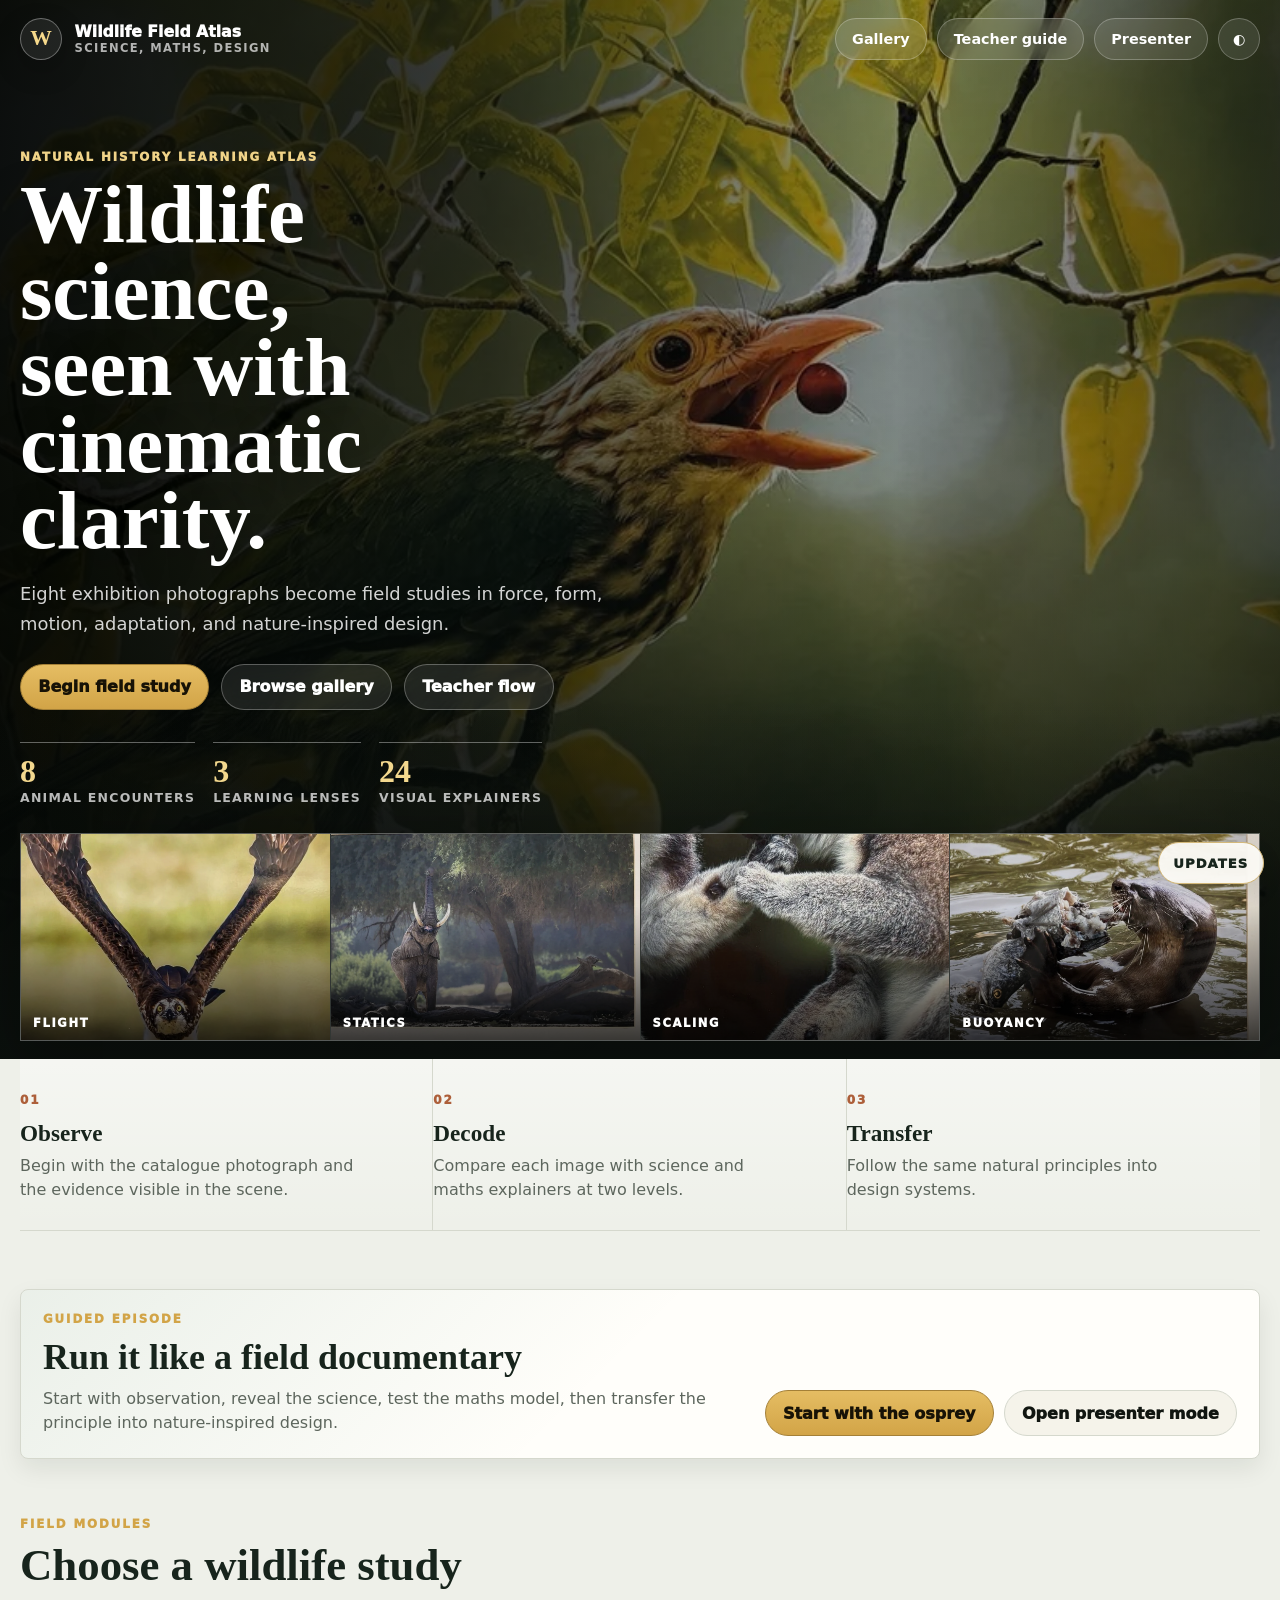
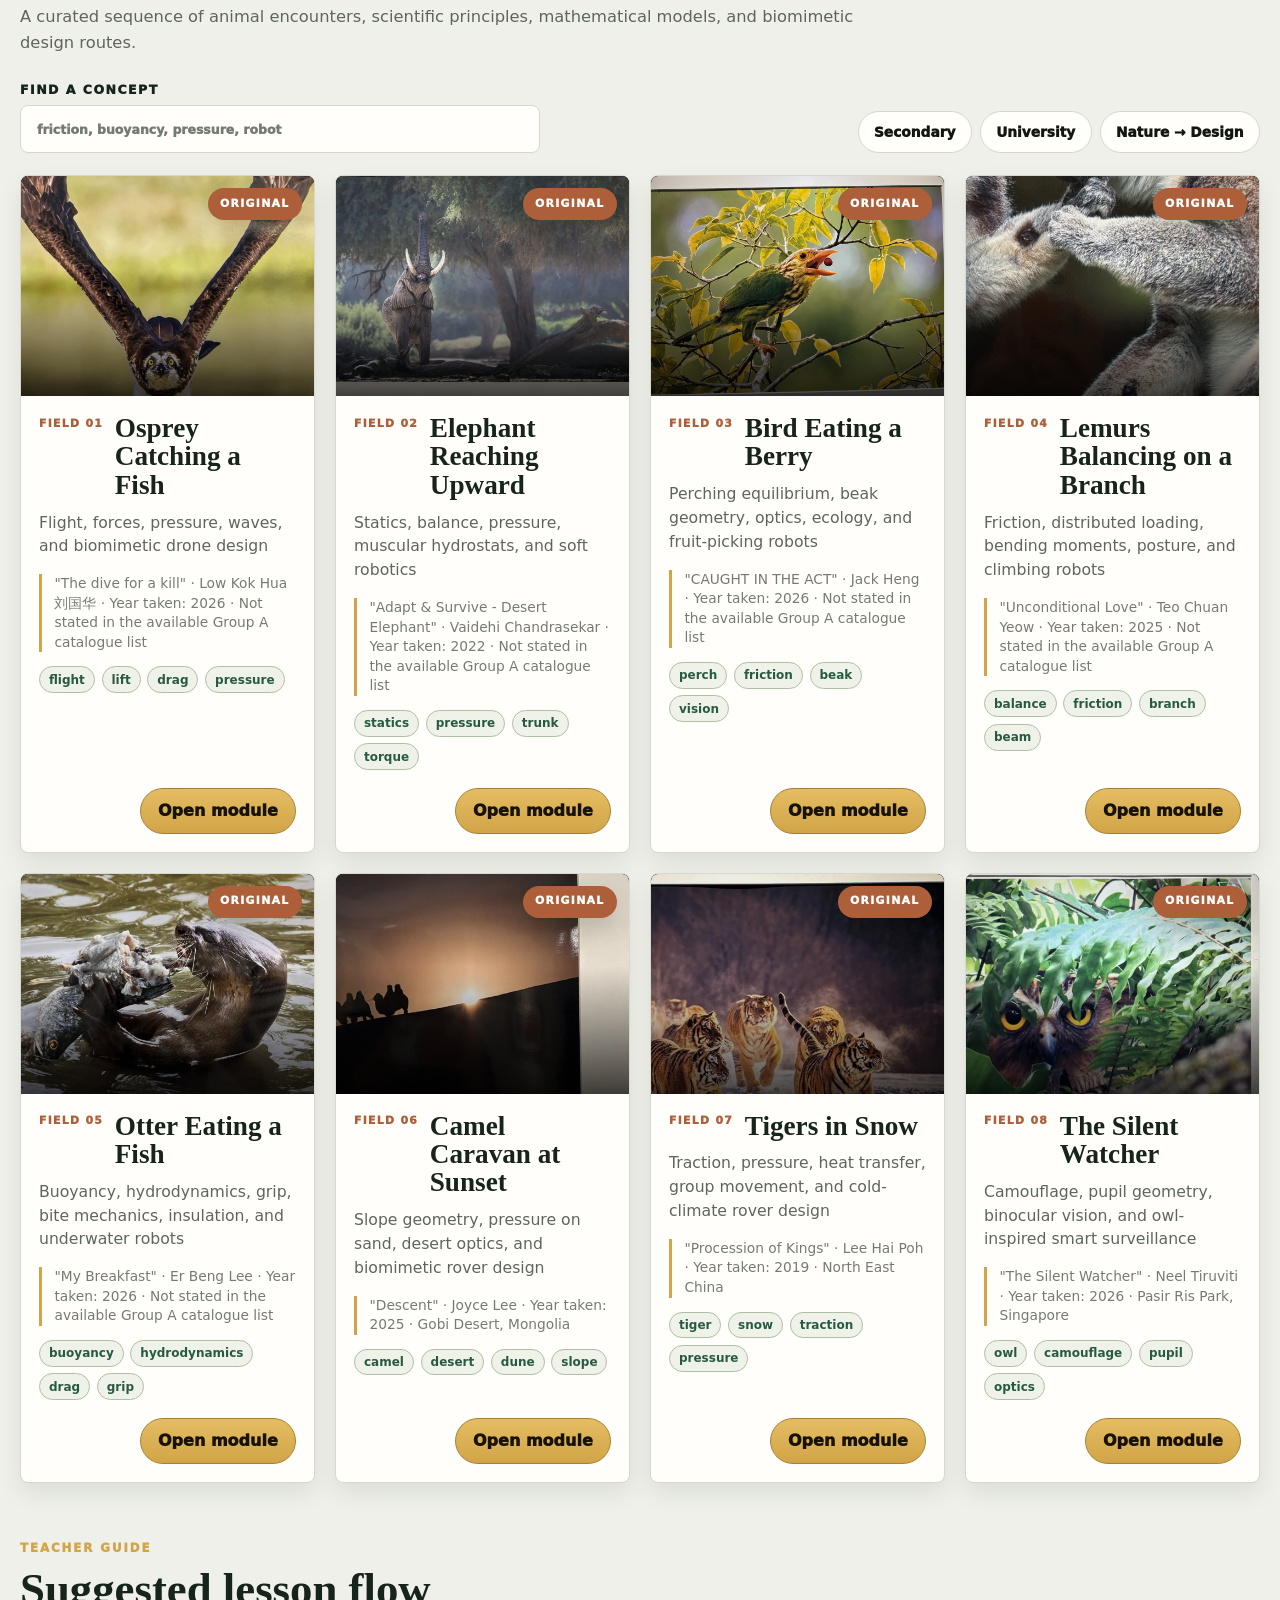
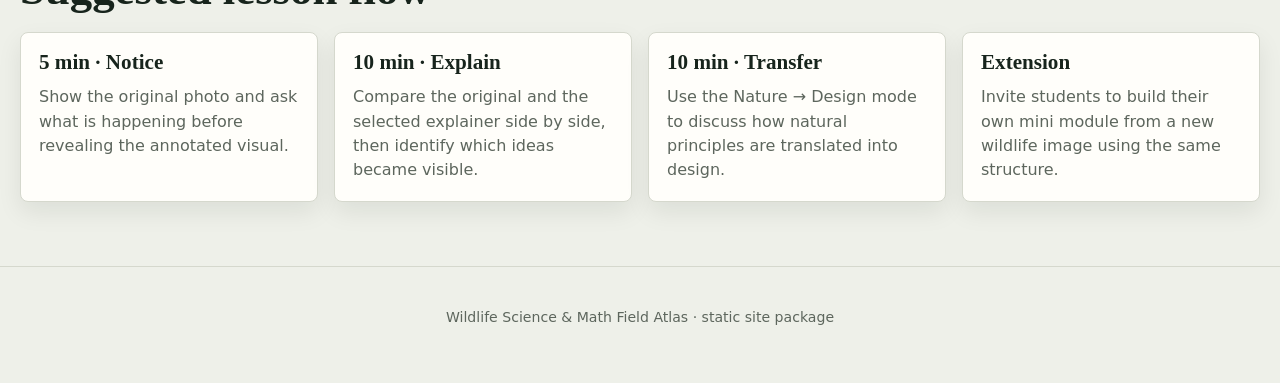
<file: index.html>
<!doctype html>
<html lang="en">
<head>
  <meta charset="utf-8" />
  <meta name="viewport" content="width=device-width, initial-scale=1" />
  <title>Wildlife Science & Math Field Atlas</title>
  <meta name="description" content="A cinematic interactive field atlas connecting wildlife photography, science, mathematics, and design." />
  <meta name="theme-color" content="#0b100d" />
  <meta property="og:title" content="Wildlife Science & Math Field Atlas" />
  <meta property="og:description" content="A cinematic field atlas connecting wildlife photography, science, mathematics, and design." />
  <meta property="og:type" content="website" />
  <meta property="og:image" content="assets/social-preview.jpg" />
  <meta name="twitter:card" content="summary_large_image" />
  <link rel="icon" href="favicon.ico" sizes="any" />
  <link rel="icon" href="favicon.svg" type="image/svg+xml" />
  <link rel="apple-touch-icon" href="apple-touch-icon.png" />
  <link rel="manifest" href="site.webmanifest" />
  <link rel="stylesheet" href="styles.css?v=20260623-gallery-cycle" />
  <script data-goatcounter="https://kr48vr.goatcounter.com/count" async src="//gc.zgo.at/count.js"></script>
</head>
<body>
  <a class="skip-link" href="#modules">Skip to gallery</a>

  <header class="hero" id="top">
    <div class="hero-media" aria-hidden="true">
      <img src="assets/plates/bird_plate.webp" alt="" />
    </div>

    <nav class="topbar" aria-label="Primary navigation">
      <a class="brand" href="#top">
        <span class="brand-mark">W</span>
        <span class="brand-text"><strong>Wildlife Field Atlas</strong><small>Science, maths, design</small></span>
      </a>
      <div class="nav-actions">
        <a href="#modules">Gallery</a>
        <a href="#guide">Teacher guide</a>
        <button id="presenterToggle" type="button">Presenter</button>
        <button id="themeToggle" class="icon-button" type="button" aria-label="Switch to dark mode">◐</button>
      </div>
    </nav>

    <div class="hero-content wrap">
      <p class="eyebrow">Natural history learning atlas</p>
      <h1>Wildlife science, seen with cinematic clarity.</h1>
      <p class="lede">Eight exhibition photographs become field studies in force, form, motion, adaptation, and nature-inspired design.</p>
      <div class="hero-buttons">
        <button class="button primary" id="storyStart" type="button">Begin field study</button>
        <a class="button glass" href="#modules">Browse gallery</a>
        <a class="button glass" href="#guide">Teacher flow</a>
      </div>
      <dl class="hero-facts" aria-label="Collection summary">
        <div><dt>8</dt><dd>animal encounters</dd></div>
        <div><dt>3</dt><dd>learning lenses</dd></div>
        <div><dt>24</dt><dd>visual explainers</dd></div>
      </dl>
    </div>

    <div class="hero-rail wrap" aria-label="Featured wildlife photographs">
      <figure class="rail-item"><img src="assets/plates/osprey_plate.webp" alt="Osprey catching a fish"><figcaption>Flight</figcaption></figure>
      <figure class="rail-item"><img src="assets/plates/elephant_plate.webp" alt="Elephant reaching upward"><figcaption>Statics</figcaption></figure>
      <figure class="rail-item"><img src="assets/plates/lemurs_plate.webp" alt="Lemurs gathered together"><figcaption>Scaling</figcaption></figure>
      <figure class="rail-item"><img src="assets/plates/otter_plate.webp" alt="Otter in water"><figcaption>Buoyancy</figcaption></figure>
    </div>
  </header>

  <main class="wrap">
    <section class="pathway" aria-label="Learning pathway">
      <article class="path-step"><span>01</span><h2>Observe</h2><p>Begin with the catalogue photograph and the evidence visible in the scene.</p></article>
      <article class="path-step"><span>02</span><h2>Decode</h2><p>Compare each image with science and maths explainers at two levels.</p></article>
      <article class="path-step"><span>03</span><h2>Transfer</h2><p>Follow the same natural principles into design systems.</p></article>
    </section>

    <section id="episode" class="section episode-section" aria-labelledby="episodeTitle">
      <div class="episode-panel">
        <div>
          <p class="eyebrow">Guided episode</p>
          <h2 id="episodeTitle">Run it like a field documentary</h2>
          <p>Start with observation, reveal the science, test the maths model, then transfer the principle into nature-inspired design.</p>
        </div>
        <div class="episode-actions">
          <button class="button primary" id="episodeStart" type="button">Start with the osprey</button>
          <button class="button subtle" id="episodePresenter" type="button">Open presenter mode</button>
        </div>
      </div>
    </section>

    <section id="modules" class="section gallery-section">
      <div class="section-head">
        <p class="eyebrow">Field modules</p>
        <h2>Choose a wildlife study</h2>
        <p>A curated sequence of animal encounters, scientific principles, mathematical models, and biomimetic design routes.</p>
      </div>

      <div class="toolbar">
        <label class="search-wrap"><span>Find a concept</span><input id="searchInput" type="search" placeholder="friction, buoyancy, pressure, robot" /></label>
        <div class="view-chips" role="group" aria-label="Gallery explainer preview">
          <button class="chip" data-tab="secondary" type="button" aria-pressed="false">Secondary</button>
          <button class="chip" data-tab="university" type="button" aria-pressed="false">University</button>
          <button class="chip" data-tab="engineering" type="button" aria-pressed="false">Nature → Design</button>
        </div>
      </div>

      <div id="moduleGrid" class="module-grid"></div>
      <p id="noResults" class="no-results" hidden>No modules match that search.</p>
    </section>

    <section id="viewer" class="viewer" aria-live="polite" hidden>
      <div class="viewer-bar">
        <button class="back-link" id="backToGallery" type="button">Back to gallery</button>
        <div class="viewer-nav">
          <button id="viewerPresenter" type="button" aria-label="Open presenter mode">▣</button>
          <button id="prevModule" type="button" aria-label="Previous module">←</button>
          <button id="nextModule" type="button" aria-label="Next module">→</button>
        </div>
      </div>

      <div class="viewer-shell">
        <div class="viewer-main">
          <div class="viewer-head">
            <div>
              <div class="module-title-row"><span id="moduleEmoji" class="module-emoji"></span><h2 id="moduleTitle"></h2></div>
              <p id="moduleTagline" class="module-tagline"></p>
              <p id="viewerCredit" class="viewer-credit"></p>
            </div>
            <div class="tab-list" role="tablist" aria-label="Learning level tabs">
              <button class="viewer-tab active" id="tab-secondary" data-tab="secondary" role="tab" type="button" aria-selected="true">Secondary</button>
              <button class="viewer-tab" id="tab-university" data-tab="university" role="tab" type="button" aria-selected="false">University</button>
              <button class="viewer-tab" id="tab-engineering" data-tab="engineering" role="tab" type="button" aria-selected="false">Nature → Design</button>
            </div>
          </div>

          <section class="story-card" id="storyCard" aria-live="polite">
            <div>
              <p class="eyebrow">Field episode</p>
              <h3 id="storyTitle">Observe the scene</h3>
              <p id="storyPrompt"></p>
            </div>
            <div class="story-controls">
              <ol class="story-steps" id="storySteps" aria-label="Episode progress"></ol>
              <div class="story-buttons">
                <button class="button subtle" id="storyPrev" type="button">Previous beat</button>
                <button class="button primary" id="storyNext" type="button">Next reveal</button>
                <button class="button subtle" id="storyExit" type="button">Exit episode</button>
              </div>
            </div>
          </section>

          <div class="compare-grid">
            <figure class="compare-panel">
              <div class="panel-label">Original exhibition photo</div>
              <img id="originalImage" alt="" />
              <figcaption id="originalCaption"></figcaption>
              <div class="panel-actions">
                <a id="downloadOriginal" class="button subtle" download>Download original</a>
                <button id="zoomOriginal" class="button subtle" type="button">Zoom</button>
              </div>
            </figure>
            <figure class="compare-panel explainer-panel">
              <div class="panel-label" id="explainerPanelLabel">Secondary explainer</div>
              <img id="explainerImage" alt="" />
              <figcaption id="explainerCaption"></figcaption>
              <div class="panel-actions">
                <a id="downloadExplainer" class="button primary" download>Download current image</a>
                <button id="zoomExplainer" class="button subtle" type="button">Zoom</button>
              </div>
            </figure>
          </div>

          <section class="math-lab" id="mathLab">
            <div class="math-lab-head">
              <div>
                <p class="eyebrow">Interactive maths lab</p>
                <h3 id="labTitle"></h3>
              </div>
              <p id="labFormula"></p>
            </div>
            <div class="lab-grid">
              <div id="labControls" class="lab-controls"></div>
              <div class="lab-result">
                <span id="labResultLabel"></span>
                <strong id="labResult"></strong>
                <p id="labInsight"></p>
              </div>
            </div>
          </section>
        </div>

        <aside class="viewer-side">
          <div class="side-stack">
            <div class="source-card">
              <div class="source-label">Photo provenance</div>
              <div id="sourceCard"></div>
            </div>
            <div class="learning-grid side-learning">
              <div class="field-note notes-card compact-card"><h3>Key ideas</h3><ul id="notesList"></ul></div>
              <div class="field-note prompt-card compact-card"><h3>Classroom prompts</h3><ol id="promptList"></ol></div>
            </div>
          </div>
        </aside>
      </div>
    </section>

    <section id="guide" class="section guide">
      <div class="section-head"><p class="eyebrow">Teacher guide</p><h2>Suggested lesson flow</h2></div>
      <div class="guide-grid">
        <article class="guide-card"><h3>5 min · Notice</h3><p>Show the original photo and ask what is happening before revealing the annotated visual.</p></article>
        <article class="guide-card"><h3>10 min · Explain</h3><p>Compare the original and the selected explainer side by side, then identify which ideas became visible.</p></article>
        <article class="guide-card"><h3>10 min · Transfer</h3><p>Use the Nature → Design mode to discuss how natural principles are translated into design.</p></article>
        <article class="guide-card"><h3>Extension</h3><p>Invite students to build their own mini module from a new wildlife image using the same structure.</p></article>
      </div>
    </section>
  </main>

  <div id="modal" class="modal" hidden>
    <div class="modal-backdrop" data-close></div>
    <div class="modal-box" role="dialog" aria-modal="true" aria-label="Image preview">
      <button class="modal-close" type="button" data-close aria-label="Close image preview">×</button>
      <img id="modalImage" alt="Large preview" />
    </div>
  </div>

  <section id="presenter" class="presenter" hidden aria-live="polite" aria-label="Presenter mode" tabindex="-1">
    <div class="presenter-stage">
      <div class="presenter-media">
        <img id="presenterImage" alt="" />
      </div>
      <div class="presenter-panel">
        <p class="eyebrow" id="presenterStepLabel">Observe</p>
        <p class="presenter-level" id="presenterLevel">Original photo</p>
        <h2 id="presenterTitle"></h2>
        <p id="presenterPrompt"></p>
        <div class="presenter-controls">
          <button class="button subtle" id="presenterPrev" type="button">Previous</button>
          <button class="button primary" id="presenterNext" type="button">Reveal</button>
          <button class="button subtle" id="presenterClose" type="button">Exit</button>
        </div>
      </div>
    </div>
  </section>

  <details class="improvement-log" id="improvementLog">
    <summary>Updates</summary>
    <div class="improvement-log-panel" role="region" aria-label="Improvement log">
      <p class="eyebrow">Build log</p>
      <h2>What changed from the original upload</h2>
      <ol>
        <li><strong>Visual direction:</strong> rebuilt the interface into a cinematic natural-history field atlas with animal-forward hero imagery and tighter editorial cards.</li>
        <li><strong>Guided learning:</strong> added field episode mode: observe, decode, model, and transfer.</li>
        <li><strong>Classroom use:</strong> added full-screen presenter mode for teacher-led reveals.</li>
        <li><strong>Layout polish:</strong> fixed presenter image fitting and moved Key Ideas plus Classroom Prompts into the detail-view teaching rail.</li>
        <li><strong>QA correction:</strong> presenter Observe mode now uses the full original photo, and module opens reset old story state.</li>
        <li><strong>Level clarity:</strong> added presenter level labels and standardized the design-transfer level as Nature → Design.</li>
        <li><strong>Gallery previews:</strong> added an automatic Original → Secondary → University → Nature → Design crossfade, with the active gallery tab synchronized to the visible explainer.</li>
        <li><strong>GitHub refresh:</strong> versioned the stylesheet and scripts so deployed pages fetch the latest gallery fade behavior.</li>
        <li><strong>Maths interaction:</strong> added one small interactive model for every wildlife module.</li>
        <li><strong>Analytics:</strong> kept GoatCounter and added event tracking for meaningful interactions.</li>
        <li><strong>Performance:</strong> added cleaned plate crops and WebP display assets while preserving original downloads.</li>
        <li><strong>Publishing:</strong> added favicon, social preview, web manifest, sitemap, robots file, and custom 404 page.</li>
        <li><strong>QA:</strong> tested desktop/mobile layout, image loading, story mode, presenter mode, search, zoom, dark mode, downloads, and GitHub Pages files.</li>
      </ol>
    </div>
  </details>

  <footer class="site-footer"><p>Wildlife Science & Math Field Atlas · static site package</p></footer>

  <script src="data.js?v=20260623-gallery-cycle"></script>
  <script src="script.js?v=20260623-gallery-cycle"></script>
</body>
</html>
</file>
<file: styles.css>
:root{
  color-scheme:light;
  --bg:#eef0e9;
  --surface:#fffefa;
  --surface-2:#f5f3ea;
  --surface-3:#e7eadf;
  --ink:#111611;
  --muted:#5d665d;
  --soft:#747c72;
  --line:#d5d8cd;
  --deep:#0b100d;
  --deep-2:#17241c;
  --fern:#2f6f4f;
  --moss:#7d9a69;
  --ochre:#d2a447;
  --rust:#ad5f3a;
  --sky:#2d6f72;
  --danger:#8b3b2e;
  --shadow-sm:0 10px 24px rgba(17,22,17,.08);
  --shadow:0 24px 70px rgba(17,22,17,.16);
  --serif:Georgia,"Times New Roman",serif;
  --sans:Inter,ui-sans-serif,system-ui,-apple-system,Segoe UI,Roboto,Arial,sans-serif;
}

.dark{
  color-scheme:dark;
  --bg:#0d120f;
  --surface:#151c17;
  --surface-2:#1b241e;
  --surface-3:#202c24;
  --ink:#f6f3e8;
  --muted:#c1c9bd;
  --soft:#a4afa0;
  --line:#344136;
  --deep:#070a08;
  --deep-2:#f6f3e8;
  --fern:#8dc39d;
  --moss:#abc68a;
  --ochre:#e3bd68;
  --rust:#d68a5e;
  --sky:#79c2c4;
  --shadow-sm:0 12px 28px rgba(0,0,0,.24);
  --shadow:0 28px 82px rgba(0,0,0,.38);
}

*{box-sizing:border-box}
html{scroll-behavior:smooth;overflow-x:hidden}
body{
  margin:0;
  width:100%;
  overflow-x:hidden;
  background:
    linear-gradient(180deg,rgba(47,111,79,.08),transparent 420px),
    var(--bg);
  color:var(--ink);
  font-family:var(--sans);
  text-rendering:optimizeLegibility;
}
a{color:inherit}
img{display:block;max-width:100%}
button,input{font:inherit}
button,a,input{touch-action:manipulation}
button:focus-visible,a:focus-visible,input:focus-visible{
  outline:3px solid color-mix(in srgb,var(--ochre) 82%,white);
  outline-offset:3px;
}

.skip-link{
  position:fixed;
  left:14px;
  top:14px;
  z-index:100;
  transform:translateY(-150%);
  background:var(--surface);
  border:1px solid var(--line);
  border-radius:8px;
  color:var(--ink);
  font-weight:850;
  padding:.75rem 1rem;
  text-decoration:none;
}
.skip-link:focus{transform:translateY(0)}

.wrap{width:min(1240px,calc(100% - 36px));margin:0 auto}
.eyebrow,.source-label,.panel-label{
  color:var(--ochre);
  font-size:.74rem;
  font-weight:950;
  letter-spacing:.16em;
  line-height:1.2;
  margin:0 0 .75rem;
  text-transform:uppercase;
}
h1,h2,h3{
  font-family:var(--serif);
  font-weight:700;
  letter-spacing:0;
}

.hero{
  position:relative;
  min-height:86svh;
  display:grid;
  grid-template-rows:auto 1fr auto;
  overflow:hidden;
  background:var(--deep);
  color:#fff;
}
.hero-media{position:absolute;inset:0;z-index:0}
.hero-media img{
  width:100%;
  height:100%;
  object-fit:cover;
  object-position:center 38%;
  filter:saturate(.92) contrast(1.04);
  transform:scale(1.22);
}
.hero::before{
  content:"";
  position:absolute;
  inset:0;
  z-index:1;
  background:
    linear-gradient(90deg,rgba(3,6,4,.92) 0%,rgba(7,12,9,.72) 38%,rgba(7,12,9,.18) 70%,rgba(7,12,9,.58) 100%),
    linear-gradient(180deg,rgba(3,6,4,.28),rgba(3,6,4,.2) 46%,rgba(3,6,4,.88));
}
.hero::after{
  content:"";
  position:absolute;
  left:0;
  right:0;
  bottom:0;
  z-index:1;
  height:34%;
  background:linear-gradient(180deg,transparent,rgba(11,16,13,.95));
}

.topbar{
  position:relative;
  z-index:3;
  width:min(1240px,calc(100% - 36px));
  margin:0 auto;
  display:flex;
  align-items:center;
  justify-content:space-between;
  gap:18px;
  padding:18px 0;
}
.brand{
  display:inline-flex;
  align-items:center;
  gap:.78rem;
  min-width:0;
  color:#fff;
  text-decoration:none;
}
.brand-mark{
  display:grid;
  place-items:center;
  width:42px;
  height:42px;
  border:1px solid rgba(255,255,255,.34);
  border-radius:50%;
  background:rgba(255,255,255,.08);
  color:#f6d98b;
  font-family:var(--serif);
  font-size:1.35rem;
  font-weight:700;
  line-height:1;
  box-shadow:0 10px 28px rgba(0,0,0,.24);
}
.brand-text{
  display:grid;
  gap:1px;
  min-width:0;
}
.brand-text strong{
  font-size:.98rem;
  font-weight:950;
  line-height:1.1;
  overflow-wrap:anywhere;
}
.brand-text small{
  color:rgba(255,255,255,.68);
  font-size:.72rem;
  font-weight:800;
  letter-spacing:.12em;
  text-transform:uppercase;
}
.nav-actions{
  display:flex;
  align-items:center;
  justify-content:flex-end;
  gap:10px;
  min-width:0;
}
.nav-actions a,.nav-actions button{
  display:inline-flex;
  align-items:center;
  justify-content:center;
  min-height:42px;
  border:1px solid rgba(255,255,255,.25);
  border-radius:999px;
  background:rgba(255,255,255,.10);
  color:#fff;
  font-size:.9rem;
  font-weight:900;
  line-height:1;
  padding:.72rem 1rem;
  text-decoration:none;
  cursor:pointer;
  backdrop-filter:blur(14px);
}
.icon-button{
  width:42px;
  padding:0;
  font-size:1.12rem;
}

.hero-content{
  position:relative;
  z-index:2;
  align-self:end;
  padding:72px 0 28px;
}
.hero-content .eyebrow{color:#f0d388}
.hero h1{
  max-width:12ch;
  margin:0;
  color:#fff;
  font-size:5.2rem;
  line-height:.92;
  text-wrap:balance;
  text-shadow:0 18px 48px rgba(0,0,0,.42);
}
.lede{
  max-width:620px;
  margin:20px 0 0;
  color:rgba(255,255,255,.82);
  font-size:1.12rem;
  line-height:1.65;
}
.hero-buttons{
  display:flex;
  flex-wrap:wrap;
  gap:12px;
  margin-top:26px;
}
.button{
  display:inline-flex;
  align-items:center;
  justify-content:center;
  min-height:44px;
  border:1px solid var(--deep-2);
  border-radius:999px;
  color:var(--deep);
  background:var(--surface);
  font-weight:950;
  line-height:1.1;
  padding:.82rem 1.08rem;
  text-align:center;
  text-decoration:none;
  cursor:pointer;
  transition:transform .18s ease,box-shadow .18s ease,background .18s ease,color .18s ease,border-color .18s ease;
}
.button:hover{transform:translateY(-1px);box-shadow:var(--shadow-sm)}
.button.primary{
  border-color:color-mix(in srgb,var(--ochre) 78%,black);
  background:linear-gradient(180deg,#e5bd63,var(--ochre));
  color:#171206;
}
.button.glass{
  border-color:rgba(255,255,255,.28);
  background:rgba(255,255,255,.09);
  color:#fff;
  backdrop-filter:blur(14px);
}
.button.subtle{
  border-color:var(--line);
  background:var(--surface-2);
  color:var(--ink);
}

.hero-facts{
  display:flex;
  flex-wrap:wrap;
  gap:18px;
  margin:32px 0 0;
  padding:0;
}
.hero-facts div{
  min-width:126px;
  border-top:1px solid rgba(255,255,255,.36);
  padding-top:12px;
}
.hero-facts dt{
  color:#f3d88e;
  font-family:var(--serif);
  font-size:2rem;
  font-weight:700;
  line-height:1;
}
.hero-facts dd{
  margin:.2rem 0 0;
  color:rgba(255,255,255,.72);
  font-size:.78rem;
  font-weight:900;
  letter-spacing:.1em;
  text-transform:uppercase;
}

.hero-rail{
  position:relative;
  z-index:3;
  display:grid;
  grid-template-columns:repeat(4,minmax(0,1fr));
  gap:1px;
  margin-bottom:18px;
  background:rgba(255,255,255,.16);
  border:1px solid rgba(255,255,255,.18);
  box-shadow:0 18px 54px rgba(0,0,0,.28);
}
.rail-item{
  position:relative;
  min-height:118px;
  margin:0;
  overflow:hidden;
  background:#111;
}
.rail-item img{
  width:100%;
  height:100%;
  object-fit:cover;
  opacity:.92;
  transition:transform .4s ease,opacity .4s ease;
}
.rail-item:hover img{transform:scale(1.04);opacity:1}
.rail-item::after{
  content:"";
  position:absolute;
  inset:0;
  background:linear-gradient(180deg,transparent 35%,rgba(0,0,0,.74));
}
.rail-item figcaption{
  position:absolute;
  left:12px;
  bottom:10px;
  z-index:1;
  color:#fff;
  font-size:.72rem;
  font-weight:950;
  letter-spacing:.14em;
  text-transform:uppercase;
}

main{padding:0 0 64px}
.pathway{
  display:grid;
  grid-template-columns:repeat(3,minmax(0,1fr));
  gap:0;
  border-bottom:1px solid var(--line);
  background:linear-gradient(180deg,rgba(255,255,255,.42),transparent);
}
.path-step{
  padding:30px 28px 28px 0;
  border-right:1px solid var(--line);
}
.path-step:last-child{border-right:0}
.path-step span{
  display:inline-flex;
  margin-bottom:14px;
  color:var(--rust);
  font-size:.75rem;
  font-weight:950;
  letter-spacing:.16em;
}
.path-step h2{
  margin:0 0 8px;
  color:var(--deep-2);
  font-size:1.45rem;
  line-height:1.1;
}
.path-step p{
  max-width:34ch;
  margin:0;
  color:var(--muted);
  line-height:1.5;
}

.episode-panel{
  display:grid;
  grid-template-columns:minmax(0,1fr) auto;
  align-items:end;
  gap:24px;
  border:1px solid var(--line);
  border-radius:8px;
  background:
    linear-gradient(135deg,color-mix(in srgb,var(--fern) 10%,transparent),transparent 48%),
    var(--surface);
  box-shadow:var(--shadow-sm);
  padding:22px;
}
.episode-panel h2{
  margin:0;
  color:var(--deep-2);
  font-size:2.25rem;
  line-height:1;
}
.episode-panel p:last-child{
  max-width:66ch;
  margin:12px 0 0;
  color:var(--muted);
  line-height:1.55;
}
.episode-actions{
  display:flex;
  flex-wrap:wrap;
  justify-content:flex-end;
  gap:10px;
}

.section{margin-top:58px}
.section-head{
  display:grid;
  gap:0;
  max-width:840px;
}
.section-head h2{
  margin:0;
  color:var(--deep-2);
  font-size:2.8rem;
  line-height:1;
  text-wrap:balance;
}
.section-head p:last-child{
  margin:16px 0 0;
  color:var(--muted);
  font-size:1.02rem;
  line-height:1.6;
}

.toolbar{
  display:flex;
  align-items:end;
  justify-content:space-between;
  flex-wrap:wrap;
  gap:18px;
  margin:26px 0 22px;
}
.search-wrap{
  display:grid;
  gap:.5rem;
  width:min(520px,100%);
  color:var(--deep-2);
  font-size:.78rem;
  font-weight:950;
  letter-spacing:.12em;
  text-transform:uppercase;
}
.search-wrap input{
  width:100%;
  min-height:48px;
  border:1px solid var(--line);
  border-radius:8px;
  background:var(--surface);
  color:var(--ink);
  box-shadow:inset 0 1px 0 rgba(255,255,255,.45);
  letter-spacing:0;
  padding:.88rem 1rem;
  text-transform:none;
}
.search-wrap input::placeholder{color:var(--soft)}
.view-chips{
  display:flex;
  flex-wrap:wrap;
  justify-content:flex-end;
  gap:8px;
  margin-left:auto;
}
.chip,.viewer-tab,.back-link,.viewer-nav button{
  display:inline-flex;
  align-items:center;
  justify-content:center;
  min-height:42px;
  border:1px solid var(--line);
  border-radius:999px;
  background:var(--surface);
  color:var(--ink);
  font-size:.86rem;
  font-weight:950;
  line-height:1.1;
  padding:.72rem .96rem;
  cursor:pointer;
  transition:background .18s ease,color .18s ease,border-color .18s ease,transform .18s ease;
}
.chip:hover,.viewer-tab:hover,.back-link:hover,.viewer-nav button:hover{transform:translateY(-1px)}
.chip.active,.viewer-tab.active{
  border-color:color-mix(in srgb,var(--fern) 72%,black);
  background:var(--fern);
  color:#fff;
}
.no-results{
  margin:18px 0 0;
  color:var(--muted);
  font-weight:800;
}

.module-grid{
  display:grid;
  grid-template-columns:repeat(auto-fit,minmax(280px,1fr));
  gap:20px;
}
.module-card{
  display:flex;
  flex-direction:column;
  min-height:100%;
  overflow:hidden;
  border:1px solid var(--line);
  border-radius:8px;
  background:var(--surface);
  box-shadow:var(--shadow-sm);
  cursor:pointer;
  transition:transform .2s ease,box-shadow .2s ease,border-color .2s ease;
}
.module-card:hover{
  transform:translateY(-4px);
  border-color:color-mix(in srgb,var(--fern) 45%,var(--line));
  box-shadow:var(--shadow);
}
.cover-frame{
  position:relative;
  overflow:hidden;
  background:var(--deep);
}
.thumb-stage{
  position:relative;
  aspect-ratio:4/3;
  overflow:hidden;
  background:var(--deep);
}
.thumb-layer{
  position:absolute;
  inset:0;
  opacity:0;
  transform:scale(1.025);
  transition:opacity .9s ease,transform 1.2s ease;
}
.thumb-layer img{
  width:100%;
  height:100%;
  object-fit:cover;
}
.module-grid[data-preview-phase="original"] .thumb-original,
.module-grid[data-preview-phase="secondary"] .thumb-secondary,
.module-grid[data-preview-phase="university"] .thumb-university,
.module-grid[data-preview-phase="engineering"] .thumb-engineering{
  opacity:1;
  transform:scale(1);
}
.thumb-gradient{
  position:absolute;
  inset:0;
  background:linear-gradient(180deg,rgba(0,0,0,.08),transparent 42%,rgba(0,0,0,.72));
  pointer-events:none;
}
.thumb-badge{
  position:absolute;
  z-index:2;
  display:inline-flex;
  align-items:center;
  min-height:32px;
  border-radius:999px;
  color:#fff;
  font-size:.68rem;
  font-weight:950;
  letter-spacing:.12em;
  line-height:1;
  padding:.6rem .78rem;
  text-transform:uppercase;
  box-shadow:0 12px 26px rgba(0,0,0,.18);
}
.thumb-badge-left{
  left:12px;
  bottom:12px;
  background:rgba(10,14,11,.72);
  backdrop-filter:blur(12px);
}
.thumb-badge-right{
  right:12px;
  top:12px;
  background:var(--rust);
}
.module-card-body{
  display:flex;
  flex:1;
  flex-direction:column;
  padding:18px;
}
.module-title-row{
  display:flex;
  align-items:flex-start;
  gap:.72rem;
}
.module-emoji{
  flex:0 0 auto;
  min-width:56px;
  margin-top:.18rem;
  color:var(--rust);
  font-size:.68rem;
  font-weight:950;
  letter-spacing:.12em;
  line-height:1.25;
  text-transform:uppercase;
}
.module-card h3{
  margin:0;
  color:var(--deep-2);
  font-size:1.7rem;
  line-height:1.04;
}
.module-tagline-small{
  margin:.72rem 0 0;
  color:var(--muted);
  font-size:.98rem;
  line-height:1.52;
}
.source-line{
  margin:1rem 0 0;
  border-left:3px solid var(--ochre);
  color:var(--soft);
  font-size:.86rem;
  line-height:1.42;
  padding-left:.78rem;
}
.keyword-row{
  display:flex;
  flex-wrap:wrap;
  gap:.42rem;
  margin-top:14px;
}
.keyword{
  border:1px solid color-mix(in srgb,var(--moss) 42%,var(--line));
  border-radius:999px;
  background:color-mix(in srgb,var(--moss) 12%,var(--surface));
  color:color-mix(in srgb,var(--fern) 76%,var(--ink));
  font-size:.75rem;
  font-weight:900;
  line-height:1;
  padding:.4rem .56rem;
}
.card-actions{
  display:flex;
  justify-content:flex-end;
  margin-top:auto;
  padding-top:18px;
}

.viewer[hidden]{display:none}
.viewer{
  margin-top:42px;
  scroll-margin-top:18px;
}
.viewer-bar{
  display:flex;
  align-items:center;
  justify-content:space-between;
  gap:14px;
  margin-bottom:14px;
}
.viewer-nav{
  display:flex;
  gap:8px;
}
.viewer-nav button{
  width:44px;
  padding:.72rem;
  font-size:1.08rem;
}
.viewer-shell{
  display:grid;
  grid-template-columns:minmax(0,1.38fr) minmax(340px,.62fr);
  gap:18px;
  align-items:start;
}
.viewer-main,.source-card,.guide-card{
  border:1px solid var(--line);
  border-radius:8px;
  background:var(--surface);
  box-shadow:var(--shadow-sm);
}
.viewer-main{
  padding:22px;
}
.viewer-head{
  display:grid;
  grid-template-columns:minmax(0,1fr) minmax(360px,auto);
  align-items:flex-start;
  justify-content:space-between;
  gap:18px;
  margin-bottom:18px;
}
.viewer-head h2{
  margin:0;
  color:var(--deep-2);
  font-size:2.45rem;
  line-height:1;
  text-wrap:balance;
}
.module-tagline{
  max-width:720px;
  margin:.6rem 0 0;
  color:var(--muted);
  font-size:1.02rem;
  line-height:1.55;
}
.viewer-credit{
  display:none;
}
.tab-list{
  display:grid;
  grid-template-columns:repeat(3,minmax(0,1fr));
  gap:4px;
  align-self:start;
  min-width:min(470px,100%);
  border:1px solid var(--line);
  border-radius:999px;
  background:color-mix(in srgb,var(--surface-2) 82%,transparent);
  padding:4px;
}
.tab-list .viewer-tab{
  min-height:46px;
  border-color:transparent;
  background:transparent;
  padding:.72rem .78rem;
  white-space:nowrap;
}
.tab-list .viewer-tab.active{
  border-color:color-mix(in srgb,var(--fern) 72%,black);
  background:var(--fern);
  color:#fff;
  box-shadow:0 8px 18px rgba(17,22,17,.12);
}
.story-card{
  display:grid;
  grid-template-columns:minmax(0,.92fr) minmax(320px,1fr);
  gap:18px;
  border:1px solid var(--line);
  border-radius:8px;
  background:
    linear-gradient(135deg,color-mix(in srgb,var(--ochre) 12%,transparent),transparent 44%),
    var(--surface-2);
  margin-bottom:16px;
  padding:16px;
}
.story-card[hidden]{display:none}
.story-card h3{
  margin:0 0 .55rem;
  color:var(--deep-2);
  font-size:1.55rem;
  line-height:1.06;
}
.story-card p{
  margin:0;
  color:var(--muted);
  line-height:1.5;
}
.story-controls{
  display:grid;
  align-content:space-between;
  gap:12px;
}
.story-steps{
  display:grid;
  grid-template-columns:repeat(4,minmax(0,1fr));
  gap:8px;
  list-style:none;
  margin:0;
  padding:0;
}
.story-steps li{
  border:1px solid var(--line);
  border-radius:8px;
  background:var(--surface);
  color:var(--muted);
  font-size:.74rem;
  font-weight:950;
  letter-spacing:.08em;
  line-height:1.2;
  padding:.68rem .6rem;
  text-align:center;
  text-transform:uppercase;
}
.story-steps li.active{
  border-color:color-mix(in srgb,var(--fern) 70%,black);
  background:var(--fern);
  color:#fff;
}
.story-buttons{
  display:flex;
  flex-wrap:wrap;
  justify-content:flex-end;
  gap:8px;
}
.compare-grid{
  display:grid;
  grid-template-columns:1fr 1fr;
  gap:16px;
}
.compare-panel{
  position:relative;
  min-width:0;
  margin:0;
  border:1px solid var(--line);
  border-radius:8px;
  background:var(--surface-2);
  padding:12px;
}
.panel-label{
  display:inline-flex;
  margin-bottom:10px;
  color:var(--fern);
}
.compare-panel img{
  width:100%;
  height:clamp(340px,42vw,560px);
  border-radius:6px;
  background:#0b100d;
  object-fit:contain;
  cursor:zoom-in;
}
.compare-panel figcaption{
  min-height:3.2em;
  margin:0;
  color:var(--muted);
  font-size:.88rem;
  line-height:1.42;
  padding:10px 2px 0;
}
.panel-actions{
  display:flex;
  flex-wrap:wrap;
  gap:8px;
  margin-top:12px;
}
.viewer.story-observe .explainer-panel img{
  filter:blur(10px) saturate(.45);
  opacity:.32;
}
.viewer.story-observe .explainer-panel::after{
  content:"Reveal this after students make an observation";
  position:absolute;
  left:24px;
  right:24px;
  top:46%;
  transform:translateY(-50%);
  border:1px solid color-mix(in srgb,var(--ochre) 70%,white);
  border-radius:8px;
  background:color-mix(in srgb,var(--surface) 90%,transparent);
  color:var(--deep-2);
  font-weight:950;
  line-height:1.35;
  padding:1rem;
  text-align:center;
}

.learning-grid{
  display:grid;
  grid-template-columns:1fr 1fr;
  gap:16px;
  margin-top:16px;
}
.viewer-side{min-width:0}
.side-stack{
  position:sticky;
  top:14px;
  display:grid;
  gap:16px;
}
.side-learning{
  grid-template-columns:1fr;
  margin-top:0;
}
.field-note{
  border:1px solid var(--line);
  border-radius:8px;
  background:var(--surface-2);
  padding:16px;
}
.source-card{
  padding:16px;
}
.source-label{color:var(--rust);margin-bottom:.55rem}
.source-card h3,.field-note h3,.guide-card h3{
  margin:0 0 .72rem;
  color:var(--deep-2);
  font-size:1.32rem;
  line-height:1.08;
}
.source-meta-grid{
  display:grid;
  grid-template-columns:repeat(2,minmax(0,1fr));
  gap:8px;
  margin:0;
}
.source-meta-grid div{
  min-width:0;
  border:1px solid var(--line);
  border-radius:8px;
  background:var(--surface-2);
  padding:.62rem;
}
.source-meta-grid dt{
  color:var(--soft);
  font-size:.62rem;
  font-weight:950;
  letter-spacing:.1em;
  line-height:1.15;
  margin-bottom:.22rem;
  text-transform:uppercase;
}
.source-meta-grid dd{
  margin:0;
  color:var(--ink);
  font-size:.8rem;
  font-weight:850;
  line-height:1.25;
  overflow-wrap:anywhere;
}
.source-note{
  margin:.7rem 0 0;
  border-left:3px solid color-mix(in srgb,var(--sky) 52%,var(--line));
  color:var(--muted);
  font-size:.82rem;
  line-height:1.42;
  padding-left:.72rem;
}
.source-links{
  display:flex;
  flex-wrap:wrap;
  gap:10px 14px;
}
.source-link{
  color:color-mix(in srgb,var(--sky) 72%,var(--ink));
  font-weight:950;
  text-decoration-color:color-mix(in srgb,var(--ochre) 70%,transparent);
  text-decoration-thickness:2px;
  text-underline-offset:3px;
}
.notes-card ul,.prompt-card ol{
  margin:.1rem 0 0;
  padding-left:1.15rem;
}
.notes-card li,.prompt-card li{
  margin:.48rem 0;
  color:var(--muted);
  font-size:.93rem;
  line-height:1.48;
}

.math-lab{
  border:1px solid var(--line);
  border-radius:8px;
  background:
    linear-gradient(135deg,color-mix(in srgb,var(--sky) 10%,transparent),transparent 48%),
    var(--surface-2);
  margin-top:16px;
  padding:16px;
}
.math-lab-head{
  display:flex;
  align-items:start;
  justify-content:space-between;
  gap:18px;
  margin-bottom:14px;
}
.math-lab h3{
  margin:0;
  color:var(--deep-2);
  font-size:1.45rem;
  line-height:1.08;
}
.math-lab-head > p{
  max-width:34ch;
  margin:0;
  color:var(--muted);
  font-weight:850;
  line-height:1.45;
  text-align:right;
}
.lab-grid{
  display:grid;
  grid-template-columns:minmax(0,1fr) minmax(220px,.46fr);
  gap:16px;
}
.lab-controls{
  display:grid;
  gap:12px;
}
.lab-control{
  display:grid;
  gap:8px;
}
.lab-control label{
  display:flex;
  justify-content:space-between;
  gap:12px;
  color:var(--ink);
  font-size:.88rem;
  font-weight:900;
  line-height:1.3;
}
.lab-control output{
  color:var(--rust);
  font-weight:950;
  white-space:nowrap;
}
.lab-control input[type="range"]{
  width:100%;
  accent-color:var(--fern);
}
.lab-result{
  display:grid;
  align-content:center;
  border:1px solid var(--line);
  border-radius:8px;
  background:var(--surface);
  min-height:160px;
  padding:16px;
}
.lab-result span{
  color:var(--soft);
  font-size:.68rem;
  font-weight:950;
  letter-spacing:.14em;
  text-transform:uppercase;
}
.lab-result strong{
  color:var(--deep-2);
  font-family:var(--serif);
  font-size:2.2rem;
  line-height:1;
  margin:.35rem 0 .6rem;
}
.lab-result p{
  margin:0;
  color:var(--muted);
  line-height:1.45;
}

.guide-grid{
  display:grid;
  grid-template-columns:repeat(4,minmax(0,1fr));
  gap:16px;
  margin-top:20px;
}
.guide-card{
  padding:18px;
}
.guide-card p{
  margin:0;
  color:var(--muted);
  line-height:1.52;
}

.modal{
  position:fixed;
  inset:0;
  z-index:80;
  display:grid;
  place-items:center;
  padding:2vw;
}
.modal[hidden]{display:none}
.modal-backdrop{
  position:absolute;
  inset:0;
  background:rgba(0,0,0,.86);
}
.modal-box{
  position:relative;
  z-index:1;
  max-width:96vw;
  max-height:94vh;
}
.modal-box img{
  max-width:96vw;
  max-height:94vh;
  border-radius:8px;
  object-fit:contain;
  box-shadow:0 30px 90px rgba(0,0,0,.5);
}
.modal-close{
  position:absolute;
  right:10px;
  top:10px;
  display:grid;
  place-items:center;
  width:44px;
  height:44px;
  border:1px solid rgba(255,255,255,.45);
  border-radius:50%;
  background:rgba(10,12,10,.72);
  color:#fff;
  font-size:1.8rem;
  line-height:1;
  cursor:pointer;
  backdrop-filter:blur(10px);
}

.presenter{
  position:fixed;
  inset:0;
  z-index:90;
  overflow:hidden;
  background:#050705;
  color:#fff;
  padding:clamp(10px,1.2vw,18px);
}
.presenter[hidden]{display:none}
.presenter-stage{
  display:grid;
  grid-template-columns:minmax(0,1fr) minmax(320px,.38fr);
  gap:18px;
  height:calc(100vh - clamp(20px,2.4vw,36px));
  height:calc(100svh - clamp(20px,2.4vw,36px));
  min-height:0;
}
.presenter-media{
  display:block;
  min-height:0;
  overflow:hidden;
  border:1px solid rgba(255,255,255,.18);
  border-radius:8px;
  background:#0b100d;
}
.presenter-media img{
  display:block;
  width:100%;
  height:100%;
  object-fit:contain;
}
.presenter-panel{
  display:flex;
  flex-direction:column;
  justify-content:flex-end;
  min-height:0;
  overflow:auto;
  border:1px solid rgba(255,255,255,.18);
  border-radius:8px;
  background:
    linear-gradient(180deg,rgba(255,255,255,.08),rgba(255,255,255,.02)),
    #101610;
  padding:22px;
}
.presenter-panel h2{
  margin:0;
  color:#fff;
  font-size:2.75rem;
  line-height:.98;
}
.presenter-level{
  display:inline-flex;
  align-self:flex-start;
  border:1px solid rgba(227,189,104,.5);
  border-radius:999px;
  background:rgba(227,189,104,.12);
  color:#f1d88d;
  font-size:.82rem;
  font-weight:950;
  letter-spacing:.08em;
  line-height:1.15;
  margin:0 0 16px;
  padding:.56rem .72rem;
  text-transform:uppercase;
}
.presenter-panel p{
  color:rgba(255,255,255,.78);
  font-size:1.08rem;
  line-height:1.58;
}
.presenter-panel .presenter-level{
  color:#f1d88d;
  font-size:.82rem;
  line-height:1.15;
}
.presenter-controls{
  display:flex;
  flex-wrap:wrap;
  gap:8px;
  margin-top:14px;
}
.presenter .button.subtle{
  border-color:rgba(255,255,255,.25);
  background:rgba(255,255,255,.08);
  color:#fff;
}

.improvement-log{
  position:fixed;
  right:16px;
  bottom:16px;
  z-index:70;
  width:min(420px,calc(100vw - 32px));
  color:var(--ink);
}
.improvement-log summary{
  display:inline-flex;
  align-items:center;
  justify-content:center;
  min-height:42px;
  float:right;
  border:1px solid color-mix(in srgb,var(--ochre) 62%,var(--line));
  border-radius:999px;
  background:color-mix(in srgb,var(--surface) 92%,transparent);
  box-shadow:var(--shadow-sm);
  color:var(--deep-2);
  cursor:pointer;
  font-size:.82rem;
  font-weight:950;
  letter-spacing:.08em;
  list-style:none;
  padding:.72rem .92rem;
  text-transform:uppercase;
  backdrop-filter:blur(14px);
}
.improvement-log summary::-webkit-details-marker{display:none}
.improvement-log[open] summary{
  border-bottom-left-radius:8px;
  border-bottom-right-radius:8px;
}
.improvement-log-panel{
  clear:both;
  margin-bottom:10px;
  border:1px solid var(--line);
  border-radius:8px;
  background:color-mix(in srgb,var(--surface) 96%,transparent);
  box-shadow:var(--shadow);
  max-height:min(62vh,560px);
  overflow:auto;
  padding:16px;
  backdrop-filter:blur(18px);
}
.improvement-log-panel h2{
  margin:0 0 .75rem;
  color:var(--deep-2);
  font-size:1.35rem;
  line-height:1.08;
}
.improvement-log-panel ol{
  margin:0;
  padding-left:1.15rem;
}
.improvement-log-panel li{
  color:var(--muted);
  font-size:.86rem;
  line-height:1.42;
  margin:.55rem 0;
}
.improvement-log-panel strong{
  color:var(--ink);
}

.site-footer{
  border-top:1px solid var(--line);
  color:var(--muted);
  font-size:.88rem;
  padding:28px 16px 44px;
  text-align:center;
}

@media (max-width:1100px){
  .hero h1{font-size:4.2rem}
  .viewer-shell{grid-template-columns:1fr}
  .side-stack{position:static}
  .side-learning{grid-template-columns:1fr 1fr}
  .guide-grid{grid-template-columns:repeat(2,minmax(0,1fr))}
  .story-card{grid-template-columns:1fr}
  .viewer-head{grid-template-columns:1fr}
  .tab-list{
    justify-self:start;
    width:min(100%,560px);
    min-width:0;
  }
  .presenter-stage{
    grid-template-columns:1fr;
    grid-template-rows:minmax(0,1fr) auto;
  }
  .presenter-panel{
    justify-content:flex-start;
    max-height:34svh;
  }
}

@media (max-width:880px){
  .hero{min-height:auto}
  .hero::before{
    background:
      linear-gradient(180deg,rgba(3,6,4,.88),rgba(3,6,4,.48) 46%,rgba(3,6,4,.92)),
      linear-gradient(90deg,rgba(3,6,4,.72),rgba(3,6,4,.18));
  }
  .hero-content{padding:64px 0 28px}
  .hero h1{font-size:3.45rem}
  .hero-rail{grid-template-columns:repeat(2,minmax(0,1fr))}
  .pathway,.compare-grid,.learning-grid,.side-learning{grid-template-columns:1fr}
  .path-step{
    border-right:0;
    border-bottom:1px solid var(--line);
    padding:24px 0;
  }
  .path-step:last-child{border-bottom:0}
  .toolbar,.viewer-bar,.episode-panel,.math-lab-head{
    align-items:flex-start;
    flex-direction:column;
  }
  .tab-list{
    grid-template-columns:1fr;
    border-radius:8px;
  }
  .episode-panel{display:flex}
  .episode-actions{justify-content:flex-start}
  .lab-grid{grid-template-columns:1fr}
  .math-lab-head > p{text-align:left}
  .view-chips,.tab-list{
    justify-content:flex-start;
    margin-left:0;
  }
  .section-head h2{font-size:2.25rem}
}

@media (max-width:640px){
  .wrap,.topbar{width:min(100% - 24px,1240px)}
  .topbar{
    align-items:flex-start;
    padding-top:14px;
  }
  .brand-mark{width:38px;height:38px}
  .brand-text small{display:none}
  .nav-actions a{display:none}
  .hero-content{padding:48px 0 24px}
  .hero h1{font-size:2.55rem;max-width:11ch}
  .lede{font-size:1rem;line-height:1.58}
  .hero-buttons,.hero-facts,.panel-actions,.view-chips,.tab-list{
    width:100%;
  }
  .hero-buttons .button,.panel-actions .button,.view-chips .chip,.tab-list .viewer-tab{
    flex:1 1 auto;
  }
  .compare-panel img{height:clamp(280px,78vw,520px)}
  .episode-actions,.story-buttons,.presenter-controls{width:100%}
  .episode-actions .button,.story-buttons .button,.presenter-controls .button{flex:1 1 auto}
  .story-steps{grid-template-columns:1fr 1fr}
  .hero-facts{gap:12px}
  .hero-facts div{min-width:96px;flex:1}
  .hero-rail{grid-template-columns:1fr 1fr;margin-bottom:12px}
  .rail-item{min-height:92px}
  .module-grid{grid-template-columns:1fr}
  .module-card h3{font-size:1.45rem}
  .module-emoji{min-width:48px}
  .viewer-main{padding:14px}
  .viewer-head h2{font-size:2rem}
  .source-meta-grid{grid-template-columns:1fr}
  .guide-grid{grid-template-columns:1fr}
  .button,.chip,.viewer-tab,.back-link{min-height:44px}
  .presenter{padding:10px}
  .presenter-stage{
    gap:10px;
    height:calc(100vh - 20px);
    height:calc(100svh - 20px);
  }
  .presenter-panel{padding:16px}
  .presenter-panel h2{font-size:2rem}
  .presenter-panel{max-height:43svh}
  .presenter-media{min-height:0}
  .improvement-log{
    right:10px;
    bottom:10px;
    width:min(360px,calc(100vw - 20px));
  }
  .improvement-log-panel{
    max-height:58vh;
    padding:14px;
  }
}

@media (prefers-reduced-motion:reduce){
  *,*::before,*::after{
    scroll-behavior:auto !important;
    transition:none !important;
  }
  .thumb-layer{transition:none !important}
}
</file>
